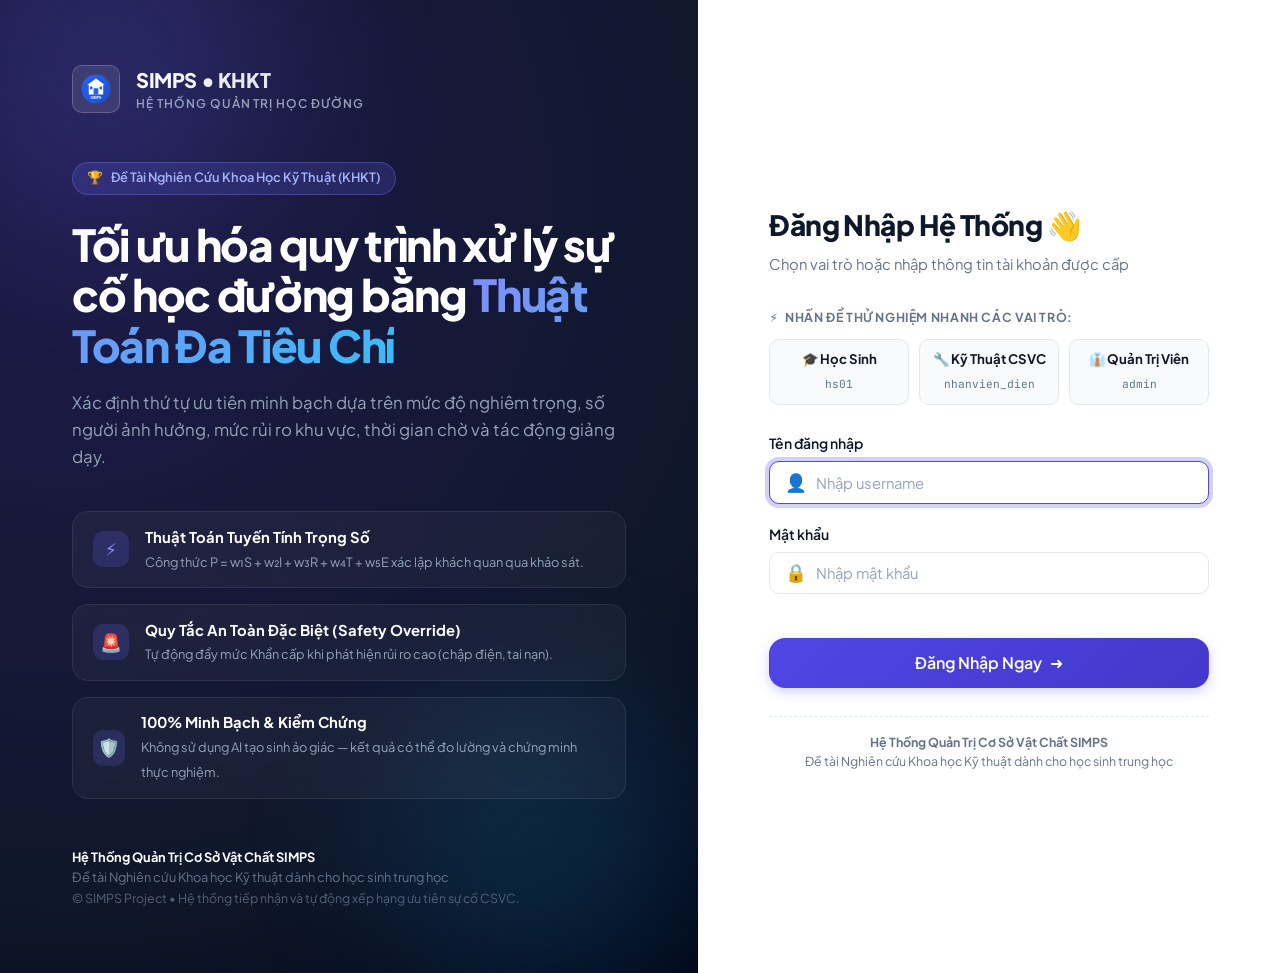
<file: frontend/index.html>
<!DOCTYPE html>
<html lang="vi">
<head>
  <meta charset="UTF-8">
  <meta name="viewport" content="width=device-width, initial-scale=1.0">
  <title>SIMPS - Hệ Thống Tiếp Nhận & Tự Động Xếp Hạng Ưu Tiên Xử Lý Sự Cố CSVC</title>
  <link rel="stylesheet" href="css/style.css">
  <link rel="stylesheet" href="css/components.css">
  <link rel="stylesheet" href="css/login.css">
</head>
<body class="login-body">

  <div class="login-wrapper">
    <!-- CỘT BÊN TRÁI: THƯƠNG HIỆU & GIÁ TRỊ KHOA HỌC -->
    <div class="login-hero-col">
      <div class="hero-brand">
        <div class="hero-logo-box">
          <img src="assets/img/logo.svg" alt="SIMPS Logo">
        </div>
        <div>
          <div class="hero-brand-name">SIMPS • KHKT</div>
          <div class="hero-tagline">Hệ Thống Quản Trị Học Đường</div>
        </div>
      </div>

      <div class="hero-content">
        <div class="hero-badge-pill">
          <span>🏆</span> Đề Tài Nghiên Cứu Khoa Học Kỹ Thuật (KHKT)
        </div>
        <h1 class="hero-title">
          Tối ưu hóa quy trình xử lý sự cố học đường bằng <span>Thuật Toán Đa Tiêu Chí</span>
        </h1>
        <p class="hero-desc">
          Xác định thứ tự ưu tiên minh bạch dựa trên mức độ nghiêm trọng, số người ảnh hưởng, mức rủi ro khu vực, thời gian chờ và tác động giảng dạy.
        </p>

        <div class="hero-features">
          <div class="hero-feature-item">
            <div class="hero-feature-icon">⚡</div>
            <div class="hero-feature-text">
              <strong>Thuật Toán Tuyến Tính Trọng Số</strong>
              <span>Công thức P = w₁S + w₂I + w₃R + w₄T + w₅E xác lập khách quan qua khảo sát.</span>
            </div>
          </div>

          <div class="hero-feature-item">
            <div class="hero-feature-icon">🚨</div>
            <div class="hero-feature-text">
              <strong>Quy Tắc An Toàn Đặc Biệt (Safety Override)</strong>
              <span>Tự động đẩy mức Khẩn cấp khi phát hiện rủi ro cao (chập điện, tai nạn).</span>
            </div>
          </div>

          <div class="hero-feature-item">
            <div class="hero-feature-icon">🛡️</div>
            <div class="hero-feature-text">
              <strong>100% Minh Bạch & Kiểm Chứng</strong>
              <span>Không sử dụng AI tạo sinh ảo giác — kết quả có thể đo lường và chứng minh thực nghiệm.</span>
            </div>
          </div>
        </div>
      </div>

      <div class="hero-footer" style="line-height: 1.6;">
        <div style="font-weight: 700; color: #ffffff;">Hệ Thống Quản Trị Cơ Sở Vật Chất SIMPS</div>
        <div>Đề tài Nghiên cứu Khoa học Kỹ thuật dành cho học sinh trung học</div>
        <div style="opacity: 0.8; font-size: 0.775rem; margin-top: 2px;">
          © SIMPS Project • Hệ thống tiếp nhận và tự động xếp hạng ưu tiên sự cố CSVC.
        </div>
      </div>
    </div>

    <!-- CỘT BÊN PHẢI: FORM ĐĂNG NHẬP -->
    <div class="login-form-col">
      <div class="login-form-container">
        
        <div class="login-card-header">
          <h2 class="login-welcome">Đăng Nhập Hệ Thống 👋</h2>
          <p class="login-sub">Chọn vai trò hoặc nhập thông tin tài khoản được cấp</p>
        </div>

        <!-- Phím chọn nhanh tài khoản kiểm thử -->
        <div>
          <div class="quick-fill-label">
            <span>⚡</span> Nhấn để thử nghiệm nhanh các vai trò:
          </div>
          <div class="quick-fill-chips">
            <div class="quick-chip" onclick="quickFill('hs01', '123456')">
              <span class="quick-chip-role">🎓 Học Sinh</span>
              <span class="quick-chip-user">hs01</span>
            </div>
            <div class="quick-chip" onclick="quickFill('nhanvien_dien', '123456')">
              <span class="quick-chip-role">🔧 Kỹ Thuật CSVC</span>
              <span class="quick-chip-user">nhanvien_dien</span>
            </div>
            <div class="quick-chip" onclick="quickFill('admin', 'admin123')">
              <span class="quick-chip-role">👔 Quản Trị Viên</span>
              <span class="quick-chip-user">admin</span>
            </div>
          </div>
        </div>

        <form id="login-form" class="login-form">
          <div class="form-group">
            <label for="username" class="form-label">Tên đăng nhập</label>
            <div class="input-icon-wrap">
              <span class="input-icon">👤</span>
              <input type="text" id="username" class="form-control input-with-icon" placeholder="Nhập username" required autofocus>
            </div>
          </div>

          <div class="form-group">
            <label for="password" class="form-label">Mật khẩu</label>
            <div class="input-icon-wrap">
              <span class="input-icon">🔒</span>
              <input type="password" id="password" class="form-control input-with-icon" placeholder="Nhập mật khẩu" required>
            </div>
          </div>

          <button type="submit" id="login-submit-btn" class="btn btn-primary btn-block btn-lg" style="margin-top: 1.5rem;">
            <span>Đăng Nhập Ngay</span> ➜
          </button>
        </form>

        <div style="margin-top: 1.75rem; text-align: center; font-size: 0.775rem; color: #64748b; border-top: 1px dashed var(--surface-border); padding-top: 1rem; line-height: 1.5;">
          <div><strong>Hệ Thống Quản Trị Cơ Sở Vật Chất SIMPS</strong></div>
          <div>Đề tài Nghiên cứu Khoa học Kỹ thuật dành cho học sinh trung học</div>
        </div>

      </div>
    </div>
  </div>

  <script src="js/api.js"></script>
  <script src="js/auth.js"></script>
  <script src="js/components/toast.js"></script>

  <script>
    function quickFill(user, pass) {
      document.getElementById('username').value = user;
      document.getElementById('password').value = pass;
      Toast.info(`Đã điền tài khoản: ${user}`);
    }

    document.getElementById('login-form').addEventListener('submit', async (e) => {
      e.preventDefault();
      const username = document.getElementById('username').value.trim();
      const password = document.getElementById('password').value;
      const btn = document.getElementById('login-submit-btn');

      if (!username || !password) {
        Toast.warning('Vui lòng điền đầy đủ thông tin đăng nhập');
        return;
      }

      btn.disabled = true;
      btn.innerHTML = '<span>Đang xác thực thông tin...</span>';

      try {
        await AuthService.login(username, password);
        Toast.success('Đăng nhập thành công! Đang chuyển hướng...');
      } catch (err) {
        Toast.error(err.message || 'Tên đăng nhập hoặc mật khẩu không chính xác');
        btn.disabled = false;
        btn.innerHTML = '<span>Đăng Nhập Ngay</span> ➜';
      }
    });

    // Tự động chuyển hướng nếu phiên còn hiệu lực
    const currentUser = AuthService.getUser();
    if (currentUser && ApiService.getToken()) {
      AuthService.redirectByRole(currentUser.role);
    }
  </script>
</body>
</html>
</file>
<file: frontend/css/style.css>
/* ==========================================================================
   SIMPS DESIGN SYSTEM 2.0 (Modern SaaS & EduTech Theme)
   School Incident Management and Prioritization System
   ========================================================================== */

@import url('https://fonts.googleapis.com/css2?family=Plus+Jakarta+Sans:wght@300;400;500;600;700;800&family=JetBrains+Mono:wght@400;500;600&display=swap');

:root {
  /* Brand Color Palette */
  --primary-50: #eef2ff;
  --primary-100: #e0e7ff;
  --primary-200: #c7d2fe;
  --primary-300: #a5b4fc;
  --primary-400: #818cf8;
  --primary-500: #6366f1;
  --primary-600: #4f46e5;
  --primary-700: #4338ca;
  --primary-800: #3730a3;
  --primary-900: #312e81;

  --primary: #4f46e5;
  --primary-hover: #4338ca;
  --primary-light: #eef2ff;
  --primary-glow: rgba(79, 70, 229, 0.25);

  /* Status Accents */
  --success: #10b981;
  --success-bg: #ecfdf5;
  --success-border: #a7f3d0;
  --success-text: #065f46;

  --warning: #f59e0b;
  --warning-bg: #fffbeb;
  --warning-border: #fde68a;
  --warning-text: #92400e;

  --danger: #ef4444;
  --danger-bg: #fef2f2;
  --danger-border: #fecaca;
  --danger-text: #991b1b;

  --emergency: #dc2626;
  --emergency-bg: #450a0a;
  --emergency-glow: rgba(220, 38, 38, 0.4);

  --info: #06b6d4;
  --info-bg: #ecfeff;
  --info-border: #a5f3fc;
  --info-text: #155e75;

  /* Surfaces & Neutrals */
  --bg: #f8fafc;
  --surface: #ffffff;
  --surface-raised: #ffffff;
  --surface-muted: #f1f5f9;
  --surface-border: #e2e8f0;

  /* Dark theme surfaces (sidebar) */
  --sidebar-bg: #0f172a;
  --sidebar-surface: #1e293b;
  --sidebar-border: #334155;
  --sidebar-text: #cbd5e1;
  --sidebar-text-active: #ffffff;

  /* Typography */
  --font-sans: 'Plus Jakarta Sans', system-ui, -apple-system, BlinkMacSystemFont, 'Segoe UI', Roboto, sans-serif;
  --font-mono: 'JetBrains Mono', monospace;

  --text-main: #0f172a;
  --text-muted: #64748b;
  --text-dim: #94a3b8;

  /* Shadows */
  --shadow-xs: 0 1px 2px 0 rgba(0, 0, 0, 0.05);
  --shadow-sm: 0 1px 3px 0 rgba(0, 0, 0, 0.1), 0 1px 2px -1px rgba(0, 0, 0, 0.1);
  --shadow-md: 0 4px 6px -1px rgba(0, 0, 0, 0.08), 0 2px 4px -2px rgba(0, 0, 0, 0.06);
  --shadow-lg: 0 10px 15px -3px rgba(0, 0, 0, 0.08), 0 4px 6px -4px rgba(0, 0, 0, 0.04);
  --shadow-xl: 0 20px 25px -5px rgba(0, 0, 0, 0.1), 0 8px 10px -6px rgba(0, 0, 0, 0.05);
  --shadow-glow: 0 0 25px -5px var(--primary-glow);

  /* Radius */
  --radius-sm: 6px;
  --radius-md: 10px;
  --radius-lg: 16px;
  --radius-xl: 22px;
  --radius-full: 9999px;

  /* Sizes */
  --sidebar-w: 260px;
  --header-h: 70px;

  /* Transitions */
  --anim-fast: 0.15s cubic-bezier(0.4, 0, 0.2, 1);
  --anim-normal: 0.25s cubic-bezier(0.4, 0, 0.2, 1);
  --anim-smooth: 0.35s cubic-bezier(0.16, 1, 0.3, 1);
}

/* Base Reset */
*, *::before, *::after {
  box-sizing: border-box;
  margin: 0;
  padding: 0;
}

body {
  font-family: var(--font-sans);
  background-color: var(--bg);
  color: var(--text-main);
  line-height: 1.55;
  -webkit-font-smoothing: antialiased;
  -moz-osx-font-smoothing: grayscale;
  min-height: 100vh;
}

a {
  color: inherit;
  text-decoration: none;
}

button, input, select, textarea {
  font-family: inherit;
  font-size: inherit;
}

/* Glassmorphism Classes */
.glass-panel {
  background: rgba(255, 255, 255, 0.85);
  backdrop-filter: blur(12px);
  -webkit-backdrop-filter: blur(12px);
  border: 1px solid rgba(226, 232, 240, 0.8);
}

.glass-header {
  background: rgba(255, 255, 255, 0.9);
  backdrop-filter: blur(16px);
  -webkit-backdrop-filter: blur(16px);
  border-bottom: 1px solid rgba(226, 232, 240, 0.8);
}

/* Animations */
@keyframes pulseGlow {
  0% { box-shadow: 0 0 0 0 rgba(239, 68, 68, 0.5); }
  70% { box-shadow: 0 0 0 12px rgba(239, 68, 68, 0); }
  100% { box-shadow: 0 0 0 0 rgba(239, 68, 68, 0); }
}

@keyframes floatSlow {
  0%, 100% { transform: translateY(0); }
  50% { transform: translateY(-6px); }
}

@keyframes fadeIn {
  from { opacity: 0; transform: translateY(8px); }
  to { opacity: 1; transform: translateY(0); }
}
</file>
<file: frontend/css/components.css>
/* ==========================================================================
   SIMPS COMPONENTS 2.0
   Re-usable UI Building Blocks
   ========================================================================== */

/* === BUTTONS === */
.btn {
  display: inline-flex;
  align-items: center;
  justify-content: center;
  gap: 0.5rem;
  padding: 0.625rem 1.25rem;
  font-weight: 600;
  font-size: 0.875rem;
  border-radius: var(--radius-md);
  border: 1px solid transparent;
  cursor: pointer;
  transition: all var(--anim-normal);
  user-select: none;
  line-height: 1.25rem;
}

.btn:active {
  transform: scale(0.98);
}

.btn:disabled {
  opacity: 0.6;
  cursor: not-allowed;
  pointer-events: none;
}

.btn-primary {
  background: linear-gradient(135deg, var(--primary) 0%, var(--primary-700) 100%);
  color: #ffffff;
  box-shadow: 0 4px 12px var(--primary-glow);
}

.btn-primary:hover {
  background: linear-gradient(135deg, var(--primary-hover) 0%, var(--primary-800) 100%);
  box-shadow: 0 6px 18px var(--primary-glow);
  transform: translateY(-1px);
}

.btn-secondary {
  background: var(--surface-muted);
  color: var(--text-main);
  border-color: var(--surface-border);
}

.btn-secondary:hover {
  background: #e2e8f0;
  color: #0f172a;
}

.btn-success {
  background: linear-gradient(135deg, #10b981 0%, #059669 100%);
  color: #ffffff;
  box-shadow: 0 4px 12px rgba(16, 185, 129, 0.25);
}

.btn-success:hover {
  transform: translateY(-1px);
  box-shadow: 0 6px 16px rgba(16, 185, 129, 0.35);
}

.btn-outline {
  background: transparent;
  border-color: var(--surface-border);
  color: var(--text-muted);
}

.btn-outline:hover {
  border-color: var(--primary);
  color: var(--primary);
  background: var(--primary-light);
}

.btn-danger {
  background: linear-gradient(135deg, #ef4444 0%, #dc2626 100%);
  color: #ffffff;
}

.btn-lg {
  padding: 0.875rem 1.75rem;
  font-size: 1rem;
  border-radius: var(--radius-lg);
}

.btn-sm {
  padding: 0.4rem 0.85rem;
  font-size: 0.8rem;
  border-radius: var(--radius-sm);
}

.btn-xs {
  padding: 0.25rem 0.6rem;
  font-size: 0.75rem;
  border-radius: var(--radius-sm);
}

.btn-block {
  width: 100%;
}

/* === BADGES & PILLS === */
.badge {
  display: inline-flex;
  align-items: center;
  gap: 0.35rem;
  padding: 0.3rem 0.75rem;
  font-size: 0.75rem;
  font-weight: 700;
  border-radius: var(--radius-full);
  letter-spacing: 0.02em;
  white-space: nowrap;
}

/* Dot indicator inside badges */
.badge::before {
  content: '';
  display: inline-block;
  width: 6px;
  height: 6px;
  border-radius: 50%;
  background: currentColor;
}

/* Status Badges */
.status-reported {
  background: #f1f5f9;
  color: #475569;
  border: 1px solid #cbd5e1;
}

.status-received {
  background: #e0f2fe;
  color: #0369a1;
  border: 1px solid #bae6fd;
}

.status-assigned {
  background: #ede9fe;
  color: #6d28d9;
  border: 1px solid #ddd6fe;
}

.status-in-progress {
  background: #fef3c7;
  color: #b45309;
  border: 1px solid #fde68a;
}

.status-resolved {
  background: #dcfce7;
  color: #15803d;
  border: 1px solid #bbf7d0;
}

.status-confirmed {
  background: #d1fae5;
  color: #047857;
  border: 1px solid #6ee7b7;
}

.status-closed {
  background: #e2e8f0;
  color: #334155;
  border: 1px solid #cbd5e1;
}

/* Priority Badges */
.priority-emergency {
  background: linear-gradient(135deg, #dc2626, #991b1b);
  color: #ffffff !important;
  box-shadow: 0 2px 8px rgba(220, 38, 38, 0.4);
  animation: pulseGlow 1.8s infinite;
}

.priority-emergency::before {
  background: #ffffff;
}

.priority-urgent {
  background: #fff7ed;
  color: #c2410c;
  border: 1px solid #ffedd5;
  box-shadow: 0 1px 4px rgba(234, 88, 12, 0.15);
}

.priority-high {
  background: #fefce8;
  color: #a16207;
  border: 1px solid #fef9c3;
}

.priority-normal {
  background: #f0fdf4;
  color: #15803d;
  border: 1px solid #dcfce7;
}

.badge-primary { background: var(--primary-100); color: var(--primary-700); }
.badge-secondary { background: var(--surface-muted); color: var(--text-muted); }
.badge-success { background: var(--success-bg); color: var(--success-text); }
.badge-danger { background: var(--danger-bg); color: var(--danger-text); }
.badge-warning { background: var(--warning-bg); color: var(--warning-text); }

/* === CARDS === */
.card {
  background: var(--surface);
  border: 1px solid var(--surface-border);
  border-radius: var(--radius-lg);
  box-shadow: var(--shadow-sm);
  transition: box-shadow var(--anim-normal), transform var(--anim-normal);
}

.card:hover {
  box-shadow: var(--shadow-md);
}

.card-header {
  padding: 1.25rem 1.5rem;
  border-bottom: 1px solid var(--surface-border);
  display: flex;
  align-items: center;
  justify-content: space-between;
  gap: 1rem;
}

.card-title {
  font-size: 1.1rem;
  font-weight: 700;
  color: var(--text-main);
  letter-spacing: -0.01em;
}

.card-body {
  padding: 1.5rem;
}

/* === STAT KPI CARDS === */
.stats-overview-grid {
  display: grid;
  grid-template-columns: repeat(auto-fit, minmax(220px, 1fr));
  gap: 1.25rem;
  margin-bottom: 2rem;
}

.stat-card {
  background: var(--surface);
  border: 1px solid var(--surface-border);
  border-radius: var(--radius-lg);
  padding: 1.25rem 1.5rem;
  box-shadow: var(--shadow-sm);
  display: flex;
  flex-direction: column;
  position: relative;
  overflow: hidden;
  transition: transform var(--anim-normal), box-shadow var(--anim-normal);
}

.stat-card:hover {
  transform: translateY(-2px);
  box-shadow: var(--shadow-md);
}

.stat-card::after {
  content: '';
  position: absolute;
  top: 0;
  left: 0;
  right: 0;
  height: 4px;
  background: linear-gradient(90deg, var(--primary), var(--primary-300));
}

.stat-card-danger::after {
  background: linear-gradient(90deg, #ef4444, #f87171);
}

.stat-card-warning::after {
  background: linear-gradient(90deg, #f59e0b, #fbbf24);
}

.stat-card-success::after {
  background: linear-gradient(90deg, #10b981, #34d399);
}

.stat-label {
  font-size: 0.825rem;
  font-weight: 600;
  color: var(--text-muted);
  text-transform: uppercase;
  letter-spacing: 0.05em;
  margin-bottom: 0.5rem;
}

.stat-value {
  font-size: 2.25rem;
  font-weight: 800;
  color: var(--text-main);
  line-height: 1;
  letter-spacing: -0.03em;
}

/* === FORMS & INPUTS === */
.form-group {
  margin-bottom: 1.25rem;
}

.form-label {
  display: block;
  font-size: 0.875rem;
  font-weight: 600;
  color: var(--text-main);
  margin-bottom: 0.4rem;
}

.form-control {
  width: 100%;
  padding: 0.7rem 1rem;
  font-size: 0.925rem;
  color: var(--text-main);
  background-color: var(--surface);
  border: 1.5px solid var(--surface-border);
  border-radius: var(--radius-md);
  outline: none;
  transition: all var(--anim-fast);
}

.form-control:focus {
  border-color: var(--primary);
  box-shadow: 0 0 0 4px var(--primary-glow);
}

.form-control::placeholder {
  color: var(--text-dim);
}

.form-row {
  display: flex;
  flex-wrap: wrap;
  gap: 1rem;
}

.form-row > * {
  flex: 1 1 calc(50% - 0.5rem);
  min-width: 240px;
}

/* Range input styling */
input[type="range"] {
  -webkit-appearance: none;
  appearance: none;
  width: 100%;
  height: 8px;
  background: var(--surface-border);
  border-radius: var(--radius-full);
  outline: none;
  margin: 10px 0;
}

input[type="range"]::-webkit-slider-thumb {
  -webkit-appearance: none;
  appearance: none;
  width: 22px;
  height: 22px;
  border-radius: 50%;
  background: var(--primary);
  cursor: pointer;
  box-shadow: 0 2px 6px var(--primary-glow);
  border: 2px solid #ffffff;
  transition: transform var(--anim-fast);
}

input[type="range"]::-webkit-slider-thumb:hover {
  transform: scale(1.15);
}

/* === TABLES & MOBILE RESPONSIVE CARDS === */
.table-responsive {
  width: 100%;
  max-width: 100%;
  overflow-x: auto;
  -webkit-overflow-scrolling: touch;
}

.table {
  width: 100%;
  border-collapse: separate;
  border-spacing: 0;
  font-size: 0.875rem;
}

.table th {
  background: var(--surface-muted);
  color: var(--text-muted);
  font-weight: 700;
  font-size: 0.775rem;
  text-transform: uppercase;
  letter-spacing: 0.05em;
  padding: 0.875rem 1rem;
  text-align: left;
  border-bottom: 1px solid var(--surface-border);
  white-space: nowrap;
}

.table td {
  padding: 0.875rem 1rem;
  color: var(--text-main);
  border-bottom: 1px solid var(--surface-border);
  vertical-align: middle;
  background: var(--surface);
  transition: background-color var(--anim-fast);
}

.table tr:last-child td {
  border-bottom: none;
}

.table tbody tr:hover td {
  background-color: #f8fafc;
}

/* Biến đổi bảng thành thẻ (Card-based view) trên điện thoại để không bị cuộn ngang */
@media (max-width: 768px) {
  .table-responsive {
    overflow-x: visible;
  }

  .table-responsive table.table-mobile-card {
    display: block;
    width: 100%;
    border: none;
  }

  .table-responsive table.table-mobile-card thead {
    display: none; /* Ẩn thead trên mobile */
  }

  .table-responsive table.table-mobile-card tbody {
    display: flex;
    flex-direction: column;
    gap: 0.85rem;
    width: 100%;
  }

  .table-responsive table.table-mobile-card tr {
    display: block;
    width: 100%;
    background: #ffffff;
    border: 1px solid var(--surface-border);
    border-radius: var(--radius-md);
    padding: 0.85rem 1rem;
    box-shadow: 0 1px 4px rgba(0,0,0,0.04);
  }

  .table-responsive table.table-mobile-card td {
    display: flex;
    justify-content: space-between;
    align-items: center;
    padding: 0.45rem 0;
    border-bottom: 1px dashed #f1f5f9;
    font-size: 0.85rem;
    text-align: right;
  }

  .table-responsive table.table-mobile-card td:last-child {
    border-bottom: none;
    padding-top: 0.65rem;
    justify-content: flex-end;
  }

  .table-responsive table.table-mobile-card td::before {
    content: attr(data-label);
    font-weight: 700;
    color: #64748b;
    font-size: 0.775rem;
    text-transform: uppercase;
    letter-spacing: 0.02em;
    margin-right: 0.75rem;
    text-align: left;
    flex-shrink: 0;
  }

  /* Form row stack on small screens */
  .form-row > * {
    flex: 1 1 100%;
    min-width: 100%;
  }

  /* Modal responsive on mobile */
  .modal-dialog {
    max-width: 95vw !important;
    margin: 0.5rem !important;
  }
}


/* === TIMELINE COMPONENT === */
.timeline-stepper {
  display: flex;
  justify-content: space-between;
  position: relative;
  margin: 1.5rem 0 2rem;
  padding: 0 1rem;
}

.timeline-stepper::before {
  content: '';
  position: absolute;
  top: 15px;
  left: 2rem;
  right: 2rem;
  height: 3px;
  background: var(--surface-border);
  z-index: 1;
}

.step-node {
  display: flex;
  flex-direction: column;
  align-items: center;
  position: relative;
  z-index: 2;
  gap: 0.5rem;
}

.step-circle {
  width: 32px;
  height: 32px;
  border-radius: 50%;
  background: var(--surface);
  border: 2px solid var(--surface-border);
  display: flex;
  align-items: center;
  justify-content: center;
  font-size: 0.85rem;
  font-weight: 700;
  color: var(--text-muted);
  transition: all var(--anim-normal);
}

.step-node.completed .step-circle {
  background: var(--success);
  border-color: var(--success);
  color: #ffffff;
}

.step-node.active .step-circle {
  background: var(--primary);
  border-color: var(--primary);
  color: #ffffff;
  box-shadow: 0 0 0 4px var(--primary-glow);
}

.step-label {
  font-size: 0.75rem;
  font-weight: 600;
  color: var(--text-muted);
  text-align: center;
}

.step-node.active .step-label {
  color: var(--primary);
  font-weight: 700;
}

/* === NOTIFICATION BELL & DROPDOWN COMPONENT === */
.notif-bell-btn {
  position: relative;
  width: 42px;
  height: 42px;
  border-radius: 50%;
  background: var(--surface-muted);
  border: 1px solid var(--surface-border);
  display: flex;
  align-items: center;
  justify-content: center;
  cursor: pointer;
  transition: all var(--anim-fast);
  color: var(--text-main);
}

.notif-bell-btn:hover {
  background: #e2e8f0;
  transform: scale(1.05);
}

.notif-badge {
  position: absolute;
  top: -4px;
  right: -4px;
  background: #ef4444;
  color: #ffffff;
  font-size: 0.7rem;
  font-weight: 800;
  min-width: 18px;
  height: 18px;
  border-radius: var(--radius-full);
  display: flex;
  align-items: center;
  justify-content: center;
  padding: 0 4px;
  border: 2px solid #ffffff;
  box-shadow: 0 2px 6px rgba(239, 68, 68, 0.4);
  animation: pulseGlow 2s infinite;
}

.notif-dropdown {
  position: absolute;
  top: calc(100% + 12px);
  right: 0;
  width: 380px;
  max-width: 90vw;
  background: #ffffff;
  border: 1px solid var(--surface-border);
  border-radius: var(--radius-lg);
  box-shadow: 0 20px 30px -10px rgba(0, 0, 0, 0.15), 0 10px 15px -5px rgba(0, 0, 0, 0.08);
  z-index: 1000;
  overflow: hidden;
  animation: fadeIn 0.2s cubic-bezier(0.16, 1, 0.3, 1);
}

@media (max-width: 480px) {
  .notif-dropdown {
    right: -70px;
    width: 320px;
  }
}


.notif-dropdown-header {
  padding: 1rem 1.25rem;
  background: #ffffff;
  border-bottom: 1px solid var(--surface-border);
  display: flex;
  align-items: center;
  justify-content: space-between;
}

.notif-list {
  max-height: 420px;
  overflow-y: auto;
}

.notif-item {
  padding: 1rem 1.25rem;
  display: flex;
  gap: 0.85rem;
  align-items: flex-start;
  border-bottom: 1px solid var(--surface-border);
  cursor: pointer;
  transition: background-color var(--anim-fast);
  position: relative;
}

.notif-item:last-child {
  border-bottom: none;
}

.notif-item:hover {
  background-color: #f8fafc;
}

.notif-item.unread {
  background-color: #f0fdf4;
}

.notif-icon-box {
  width: 36px;
  height: 36px;
  border-radius: var(--radius-md);
  display: flex;
  align-items: center;
  justify-content: center;
  font-size: 1.15rem;
  flex-shrink: 0;
  background: #e2e8f0;
}

.notif-icon-box.emergency {
  background: #fee2e2;
  box-shadow: 0 2px 8px rgba(220, 38, 38, 0.25);
}

.notif-icon-box.urgent {
  background: #ffedd5;
}

.notif-icon-box.high {
  background: #fef9c3;
}

.notif-title {
  font-size: 0.875rem;
  font-weight: 700;
  color: var(--text-main);
  line-height: 1.3;
  margin-bottom: 0.2rem;
}

.notif-msg {
  font-size: 0.8rem;
  color: var(--text-muted);
  line-height: 1.4;
  margin-bottom: 0.35rem;
}

.notif-time {
  font-size: 0.725rem;
  color: var(--text-dim);
  font-weight: 500;
}

.notif-dot {
  width: 8px;
  height: 8px;
  border-radius: 50%;
  background: var(--primary);
  flex-shrink: 0;
  margin-top: 6px;
}
</file>
<file: frontend/css/login.css>
/* ==========================================================================
   SIMPS LOGIN 2.0 (Split-Screen Modern SaaS Style)
   ========================================================================== */

.login-body {
  min-height: 100vh;
  margin: 0;
  display: flex;
  background-color: #0b0f19;
  font-family: var(--font-sans);
  color: var(--text-main);
  overflow-x: hidden;
}

.login-wrapper {
  display: flex;
  width: 100%;
  min-height: 100vh;
}

/* LEFT HERO COLUMN */
.login-hero-col {
  flex: 1.1;
  background: radial-gradient(circle at 10% 20%, #1e1b4b 0%, #0f172a 70%, #020617 100%);
  padding: 4rem 4.5rem;
  display: flex;
  flex-direction: column;
  justify-content: space-between;
  position: relative;
  overflow: hidden;
  color: #ffffff;
}

.login-hero-col::before {
  content: '';
  position: absolute;
  top: -20%;
  left: -20%;
  width: 500px;
  height: 500px;
  background: radial-gradient(circle, rgba(99, 102, 241, 0.25) 0%, transparent 70%);
  filter: blur(60px);
  pointer-events: none;
}

.login-hero-col::after {
  content: '';
  position: absolute;
  bottom: -10%;
  right: -10%;
  width: 450px;
  height: 450px;
  background: radial-gradient(circle, rgba(14, 165, 233, 0.2) 0%, transparent 70%);
  filter: blur(60px);
  pointer-events: none;
}

.hero-brand {
  display: flex;
  align-items: center;
  gap: 1rem;
  z-index: 2;
}

.hero-logo-box {
  width: 48px;
  height: 48px;
  background: rgba(255, 255, 255, 0.1);
  backdrop-filter: blur(10px);
  border: 1px solid rgba(255, 255, 255, 0.2);
  border-radius: var(--radius-md);
  display: flex;
  align-items: center;
  justify-content: center;
}

.hero-logo-box img {
  width: 32px;
  height: 32px;
}

.hero-brand-name {
  font-size: 1.25rem;
  font-weight: 800;
  letter-spacing: -0.02em;
  background: linear-gradient(135deg, #ffffff 0%, #cbd5e1 100%);
  -webkit-background-clip: text;
  -webkit-text-fill-color: transparent;
}

.hero-tagline {
  font-size: 0.75rem;
  color: #94a3b8;
  text-transform: uppercase;
  letter-spacing: 0.08em;
  font-weight: 600;
}

.hero-content {
  margin: 3rem 0;
  z-index: 2;
  max-width: 580px;
}

.hero-badge-pill {
  display: inline-flex;
  align-items: center;
  gap: 0.5rem;
  padding: 0.35rem 0.9rem;
  background: rgba(99, 102, 241, 0.2);
  border: 1px solid rgba(129, 140, 248, 0.3);
  border-radius: var(--radius-full);
  color: #a5b4fc;
  font-size: 0.8rem;
  font-weight: 600;
  margin-bottom: 1.5rem;
}

.hero-title {
  font-size: 2.75rem;
  font-weight: 800;
  line-height: 1.15;
  letter-spacing: -0.03em;
  margin-bottom: 1.25rem;
}

.hero-title span {
  background: linear-gradient(135deg, #818cf8 0%, #38bdf8 100%);
  -webkit-background-clip: text;
  -webkit-text-fill-color: transparent;
}

.hero-desc {
  font-size: 1.05rem;
  color: #94a3b8;
  line-height: 1.6;
  margin-bottom: 2.5rem;
}

.hero-features {
  display: flex;
  flex-direction: column;
  gap: 1rem;
}

.hero-feature-item {
  display: flex;
  align-items: center;
  gap: 1rem;
  background: rgba(255, 255, 255, 0.04);
  border: 1px solid rgba(255, 255, 255, 0.08);
  padding: 0.85rem 1.25rem;
  border-radius: var(--radius-lg);
  backdrop-filter: blur(10px);
}

.hero-feature-icon {
  width: 36px;
  height: 36px;
  border-radius: var(--radius-md);
  background: rgba(99, 102, 241, 0.2);
  color: #818cf8;
  display: flex;
  align-items: center;
  justify-content: center;
  font-size: 1.1rem;
}

.hero-feature-text strong {
  display: block;
  font-size: 0.925rem;
  color: #ffffff;
}

.hero-feature-text span {
  font-size: 0.8rem;
  color: #94a3b8;
}

.hero-footer {
  font-size: 0.8rem;
  color: #64748b;
  z-index: 2;
}

/* RIGHT FORM COLUMN */
.login-form-col {
  flex: 0.9;
  background: #ffffff;
  display: flex;
  align-items: center;
  justify-content: center;
  padding: 3rem 4rem;
  position: relative;
}

.login-form-container {
  width: 100%;
  max-width: 440px;
}

.login-card-header {
  margin-bottom: 2rem;
}

.login-welcome {
  font-size: 1.75rem;
  font-weight: 800;
  color: #0f172a;
  letter-spacing: -0.02em;
  margin-bottom: 0.4rem;
}

.login-sub {
  color: #64748b;
  font-size: 0.925rem;
}

/* Quick Fill Pills */
.quick-fill-label {
  font-size: 0.775rem;
  font-weight: 700;
  text-transform: uppercase;
  letter-spacing: 0.05em;
  color: var(--text-muted);
  margin-bottom: 0.75rem;
  display: flex;
  align-items: center;
  gap: 0.4rem;
}

.quick-fill-chips {
  display: grid;
  grid-template-columns: repeat(3, 1fr);
  gap: 0.6rem;
  margin-bottom: 1.75rem;
}

.quick-chip {
  padding: 0.6rem 0.5rem;
  background: #f8fafc;
  border: 1.5px solid var(--surface-border);
  border-radius: var(--radius-md);
  text-align: center;
  cursor: pointer;
  transition: all var(--anim-fast);
  user-select: none;
}

.quick-chip:hover {
  background: var(--primary-light);
  border-color: var(--primary);
  transform: translateY(-2px);
  box-shadow: 0 4px 10px var(--primary-glow);
}

.quick-chip-role {
  font-size: 0.825rem;
  font-weight: 700;
  color: var(--text-main);
  display: block;
}

.quick-chip-user {
  font-size: 0.7rem;
  color: var(--text-muted);
  font-family: var(--font-mono);
}

.input-icon-wrap {
  position: relative;
}

.input-icon {
  position: absolute;
  left: 1rem;
  top: 50%;
  transform: translateY(-50%);
  color: #94a3b8;
  font-size: 1.1rem;
  pointer-events: none;
}

.input-with-icon {
  padding-left: 2.85rem !important;
}

/* Responsive */
@media (max-width: 1024px) {
  .login-wrapper {
    flex-direction: column;
  }
  .login-hero-col {
    padding: 2.5rem 1.5rem;
  }
  .login-form-col {
    padding: 2.5rem 1.5rem;
  }
  .hero-title {
    font-size: 1.85rem;
  }
}

@media (max-width: 640px) {
  .login-hero-col {
    padding: 2rem 1.25rem 1.5rem;
  }
  .hero-content {
    margin: 1.5rem 0;
  }
  .hero-title {
    font-size: 1.4rem;
  }
  .hero-desc {
    display: none;
  }
  .hero-features {
    display: none; /* Thu gọn các tính năng chi tiết trên mobile để người dùng cuộn nhanh tới khung đăng nhập */
  }
  .login-form-col {
    padding: 2rem 1.25rem 3rem;
  }
  .login-welcome {
    font-size: 1.45rem;
  }
  .quick-fill-chips {
    gap: 0.4rem;
  }
  .quick-chip {
    padding: 0.5rem 0.25rem;
  }
  .quick-chip-role {
    font-size: 0.75rem;
  }
}
</file>
<file: frontend/css/staff.css>
/* ==========================================================================
   SIMPS STAFF COMMAND CENTER 2.0
   Giao diện Nhân viên Kỹ thuật & Cơ sở vật chất
   ========================================================================== */

.staff-layout {
  display: flex;
  min-height: 100vh;
  background-color: #f8fafc;
  width: 100%;
  position: relative;
}

/* SIDEBAR */
.staff-sidebar {
  width: var(--sidebar-w);
  background: #0f172a;
  color: #cbd5e1;
  display: flex;
  flex-direction: column;
  position: fixed;
  top: 0;
  bottom: 0;
  left: 0;
  z-index: 40;
  border-right: 1px solid #1e293b;
  box-shadow: 4px 0 20px rgba(0, 0, 0, 0.15);
}

.staff-sidebar .brand {
  padding: 1.5rem 1.5rem 1.25rem;
  display: flex;
  align-items: center;
  gap: 0.85rem;
  border-bottom: 1px solid rgba(255, 255, 255, 0.08);
}

.staff-sidebar .brand img {
  width: 38px;
  height: 38px;
  border-radius: var(--radius-md);
  box-shadow: 0 2px 8px var(--primary-glow);
}

.staff-sidebar .brand-title {
  font-weight: 800;
  font-size: 1.1rem;
  color: #ffffff;
  letter-spacing: -0.02em;
}

.staff-sidebar .brand-sub {
  font-size: 0.725rem;
  color: #38bdf8;
  font-weight: 700;
  text-transform: uppercase;
  letter-spacing: 0.05em;
}

.staff-nav {
  padding: 1.5rem 1rem;
  display: flex;
  flex-direction: column;
  gap: 0.4rem;
  flex: 1;
}

.nav-category {
  font-size: 0.725rem;
  font-weight: 700;
  text-transform: uppercase;
  letter-spacing: 0.08em;
  color: #64748b;
  padding: 0.75rem 0.75rem 0.35rem;
}

.staff-nav a {
  display: flex;
  align-items: center;
  gap: 0.75rem;
  padding: 0.75rem 1rem;
  border-radius: var(--radius-md);
  color: #94a3b8;
  font-weight: 600;
  font-size: 0.9rem;
  text-decoration: none;
  transition: all var(--anim-fast);
}

.staff-nav a:hover {
  background: #1e293b;
  color: #ffffff;
}

.staff-nav a.active {
  background: linear-gradient(135deg, var(--primary) 0%, var(--primary-700) 100%);
  color: #ffffff;
  box-shadow: 0 4px 14px var(--primary-glow);
}

/* MAIN CONTENT */
.staff-main {
  margin-left: var(--sidebar-w);
  flex: 1;
  display: flex;
  flex-direction: column;
  min-height: 100vh;
  min-width: 0;
  width: calc(100% - var(--sidebar-w));
}

.staff-topbar {
  height: 70px;
  background: rgba(255, 255, 255, 0.9);
  backdrop-filter: blur(16px);
  -webkit-backdrop-filter: blur(16px);
  border-bottom: 1px solid var(--surface-border);
  display: flex;
  align-items: center;
  justify-content: space-between;
  padding: 0 2rem;
  position: sticky;
  top: 0;
  z-index: 30;
  width: 100%;
}

.staff-content {
  padding: 2rem;
  flex: 1;
  max-width: 1400px;
  width: 100%;
  min-width: 0;
}

/* EMERGENCY TICKER BANNER */
.emergency-banner {
  background: linear-gradient(135deg, #ef4444 0%, #b91c1c 100%);
  color: #ffffff;
  padding: 1.25rem 1.75rem;
  border-radius: var(--radius-lg);
  margin-bottom: 2rem;
  display: flex;
  align-items: center;
  justify-content: space-between;
  box-shadow: 0 10px 25px -5px rgba(220, 38, 38, 0.35);
  animation: pulseGlow 2s infinite;
}

.emergency-tag {
  display: inline-flex;
  align-items: center;
  gap: 0.4rem;
  padding: 0.25rem 0.6rem;
  background: rgba(0, 0, 0, 0.25);
  border-radius: var(--radius-full);
  font-size: 0.75rem;
  font-weight: 800;
  letter-spacing: 0.05em;
  text-transform: uppercase;
  margin-bottom: 0.35rem;
}

/* FILTER BAR */
.filter-card {
  background: var(--surface);
  border: 1px solid var(--surface-border);
  border-radius: var(--radius-lg);
  padding: 1.25rem 1.5rem;
  margin-bottom: 1.5rem;
  box-shadow: var(--shadow-sm);
  display: flex;
  flex-direction: column;
  gap: 1rem;
}

.filter-chips-row {
  display: flex;
  flex-wrap: wrap;
  gap: 0.5rem;
  align-items: center;
}

.filter-chip-btn {
  padding: 0.4rem 0.9rem;
  font-size: 0.825rem;
  font-weight: 700;
  border-radius: var(--radius-full);
  background: var(--surface-muted);
  color: var(--text-muted);
  border: 1px solid var(--surface-border);
  cursor: pointer;
  transition: all var(--anim-fast);
}

.filter-chip-btn:hover {
  background: #e2e8f0;
  color: var(--text-main);
}

.filter-chip-btn.active {
  background: var(--primary);
  color: #ffffff;
  border-color: var(--primary);
  box-shadow: 0 2px 8px var(--primary-glow);
}

/* PRIORITY SCORE GAUGE IN TABLE */
.priority-score-cell {
  display: flex;
  align-items: center;
  gap: 0.6rem;
}

.score-num {
  font-family: var(--font-mono);
  font-weight: 800;
  font-size: 0.95rem;
}

.score-bar-bg {
  flex: 1;
  height: 6px;
  background: #e2e8f0;
  border-radius: var(--radius-full);
  overflow: hidden;
  max-width: 60px;
}

.score-bar-fill {
  height: 100%;
  border-radius: var(--radius-full);
}

/* RESPONSIVE CHO STAFF TRÊN ĐIỆN THOẠI & TABLET */
.staff-mobile-btn {
  display: none;
  background: none;
  border: none;
  font-size: 1.5rem;
  color: #0f172a;
  cursor: pointer;
  padding: 0.25rem;
}

.staff-sidebar-overlay {
  display: none;
  position: fixed;
  inset: 0;
  background: rgba(15, 23, 42, 0.6);
  backdrop-filter: blur(4px);
  z-index: 39;
}

@media (max-width: 768px) {
  .staff-mobile-btn {
    display: inline-flex;
    align-items: center;
    justify-content: center;
  }

  .staff-sidebar {
    transform: translateX(-100%);
    transition: transform var(--anim-normal);
  }

  .staff-sidebar.open {
    transform: translateX(0);
  }

  .staff-sidebar-overlay.active {
    display: block;
  }

  .staff-main {
    margin-left: 0;
    width: 100%;
    min-width: 0;
    overflow-x: hidden;
  }

  .staff-topbar {
    padding: 0 0.75rem;
    height: 60px;
    gap: 0.5rem;
  }

  .staff-topbar h2 {
    font-size: 0.95rem !important;
    white-space: nowrap;
    overflow: hidden;
    text-overflow: ellipsis;
    max-width: 160px;
  }

  .staff-topbar span {
    display: none;
  }

  .staff-topbar .staff-user-text-info {
    display: none;
  }

  .staff-topbar .btn {
    padding: 0.35rem 0.5rem;
    font-size: 0.75rem;
  }

  .staff-content {
    padding: 0.75rem 0.5rem;
    width: 100%;
    box-sizing: border-box;
  }

  .stats-overview-grid {
    grid-template-columns: repeat(2, 1fr);
    gap: 0.5rem;
  }

  .stat-card {
    padding: 0.85rem;
  }

  .stat-value {
    font-size: 1.45rem;
  }

  .stat-label {
    font-size: 0.7rem;
  }

  .emergency-banner {
    flex-direction: column;
    align-items: flex-start;
    padding: 1rem 0.85rem;
    gap: 0.75rem;
  }

  .card-header {
    flex-direction: column;
    align-items: flex-start;
    gap: 0.5rem;
    padding: 0.85rem 1rem;
  }

  .card-body {
    padding: 0.85rem 1rem;
  }

  .filter-card {
    padding: 0.85rem 1rem !important;
  }

  .filter-chips-row {
    width: 100%;
    overflow-x: auto;
    white-space: nowrap;
    padding-bottom: 0.35rem;
  }
}
</file>
<file: frontend/css/student.css>
/* ==========================================================================
   SIMPS STUDENT PORTAL 2.0 (Modern Clean EduTech UI)
   ========================================================================== */

.student-body {
  background-color: #f8fafc;
  min-height: 100vh;
}

/* TOP NAVBAR */
.student-navbar {
  position: sticky;
  top: 0;
  z-index: 50;
  background: rgba(255, 255, 255, 0.9);
  backdrop-filter: blur(16px);
  -webkit-backdrop-filter: blur(16px);
  border-bottom: 1px solid var(--surface-border);
  box-shadow: 0 1px 3px 0 rgba(0, 0, 0, 0.05);
}

.nav-container {
  max-width: 1200px;
  margin: 0 auto;
  padding: 0 1.5rem;
  height: 70px;
  display: flex;
  align-items: center;
  justify-content: space-between;
}

.nav-brand {
  display: flex;
  align-items: center;
  gap: 0.75rem;
}

.brand-logo {
  width: 40px;
  height: 40px;
  border-radius: var(--radius-md);
  box-shadow: 0 2px 8px var(--primary-glow);
}

.brand-name {
  font-size: 1.15rem;
  font-weight: 800;
  letter-spacing: -0.02em;
  color: var(--text-main);
}

.brand-badge {
  font-size: 0.75rem;
  font-weight: 700;
  background: var(--primary-100);
  color: var(--primary-700);
  padding: 0.2rem 0.6rem;
  border-radius: var(--radius-full);
}

.nav-user {
  display: flex;
  align-items: center;
  gap: 1.25rem;
}

.user-profile {
  display: flex;
  align-items: center;
  gap: 0.75rem;
}

.user-avatar {
  width: 38px;
  height: 38px;
  border-radius: 50%;
  background: linear-gradient(135deg, var(--primary) 0%, var(--primary-700) 100%);
  color: #ffffff;
  display: flex;
  align-items: center;
  justify-content: center;
  font-weight: 700;
  font-size: 0.9rem;
  box-shadow: 0 2px 6px var(--primary-glow);
}

.user-details {
  display: flex;
  flex-direction: column;
}

.user-name {
  font-weight: 700;
  font-size: 0.925rem;
  color: var(--text-main);
  line-height: 1.2;
}

.user-role-badge {
  font-size: 0.75rem;
  color: var(--text-muted);
}

/* MAIN CONTAINER */
.student-container {
  max-width: 1200px;
  width: 100%;
  margin: 2rem auto 4rem;
  padding: 0 1.5rem;
  min-width: 0;
}

/* HERO BANNER */
.student-hero {
  background: linear-gradient(135deg, #1e1b4b 0%, #312e81 60%, #4338ca 100%);
  border-radius: var(--radius-xl);
  padding: 2.5rem 3rem;
  color: #ffffff;
  display: flex;
  align-items: center;
  justify-content: space-between;
  gap: 2rem;
  margin-bottom: 2rem;
  box-shadow: 0 10px 25px -5px rgba(49, 46, 129, 0.35);
  position: relative;
  overflow: hidden;
}

.student-hero::after {
  content: '🏫';
  position: absolute;
  right: 2rem;
  bottom: -1rem;
  font-size: 8rem;
  opacity: 0.12;
  pointer-events: none;
}

.hero-text h2 {
  font-size: 1.85rem;
  font-weight: 800;
  letter-spacing: -0.02em;
  margin-bottom: 0.5rem;
}

.hero-text p {
  color: #c7d2fe;
  font-size: 1rem;
  max-width: 650px;
  line-height: 1.6;
}

/* MODERN TABS NAV */
.tabs-nav {
  display: flex;
  gap: 0.5rem;
  background: #e2e8f0;
  padding: 0.35rem;
  border-radius: var(--radius-lg);
  margin-bottom: 1.75rem;
  width: fit-content;
}

.tab-item {
  padding: 0.65rem 1.4rem;
  font-size: 0.9rem;
  font-weight: 700;
  border-radius: var(--radius-md);
  color: var(--text-muted);
  background: transparent;
  border: none;
  cursor: pointer;
  transition: all var(--anim-fast);
  display: flex;
  align-items: center;
  gap: 0.5rem;
}

.tab-item:hover {
  color: var(--text-main);
}

.tab-item.active {
  background: #ffffff;
  color: var(--primary);
  box-shadow: 0 2px 6px rgba(0, 0, 0, 0.08);
}

/* SEVERITY VISUAL SELECTOR (1-5) */
.severity-selector {
  display: grid;
  grid-template-columns: repeat(5, 1fr);
  gap: 0.75rem;
  margin-top: 0.5rem;
}

.severity-card {
  padding: 0.85rem 0.5rem;
  border: 2px solid var(--surface-border);
  border-radius: var(--radius-md);
  text-align: center;
  cursor: pointer;
  transition: all var(--anim-fast);
  background: #ffffff;
}

.severity-card:hover {
  transform: translateY(-2px);
  border-color: #94a3b8;
}

.severity-card.active {
  border-color: var(--primary);
  background: var(--primary-50);
  box-shadow: 0 0 0 3px var(--primary-glow);
}

.severity-num {
  font-size: 1.35rem;
  font-weight: 800;
  display: block;
}

.severity-name {
  font-size: 0.75rem;
  font-weight: 600;
  color: var(--text-muted);
}

/* IMAGE DROP ZONE */
.image-upload-zone {
  border: 2px dashed var(--surface-border);
  border-radius: var(--radius-lg);
  padding: 2rem;
  text-align: center;
  cursor: pointer;
  transition: all var(--anim-fast);
  background: #fafafa;
}

.image-upload-zone:hover {
  border-color: var(--primary);
  background: var(--primary-light);
}

.upload-icon {
  font-size: 2.5rem;
  margin-bottom: 0.5rem;
}

@media (max-width: 768px) {
  .student-navbar .nav-container {
    height: auto;
    padding: 0.75rem 1rem;
    flex-wrap: wrap;
    gap: 0.5rem;
  }

  .nav-user {
    gap: 0.75rem;
  }

  .user-details {
    display: none; /* Thu gọn avatar trên điện thoại */
  }

  .student-container {
    margin: 1rem auto 3rem;
    padding: 0 0.85rem;
  }

  .student-hero {
    flex-direction: column;
    align-items: flex-start;
    padding: 1.75rem 1.25rem;
    gap: 1.25rem;
  }

  .student-hero::after {
    display: none;
  }

  .student-hero h2 {
    font-size: 1.35rem;
  }

  .tabs-nav {
    width: 100%;
    display: flex;
  }

  .tab-item {
    flex: 1;
    justify-content: center;
    padding: 0.65rem 0.5rem;
    font-size: 0.825rem;
  }

  .severity-selector {
    grid-template-columns: repeat(5, 1fr);
    gap: 0.35rem;
  }

  .severity-card {
    padding: 0.6rem 0.2rem;
  }

  .severity-num {
    font-size: 1.15rem;
  }

  .severity-name {
    font-size: 0.65rem;
  }

  .stats-overview-grid {
    grid-template-columns: repeat(2, 1fr);
    gap: 0.75rem;
  }

  .stat-card {
    padding: 1rem;
  }

  .stat-value {
    font-size: 1.65rem;
  }

  .card-header {
    padding: 1rem;
    flex-direction: column;
    align-items: flex-start;
    gap: 0.5rem;
  }

  .card-body {
    padding: 1rem;
  }

  .filter-chips-row {
    width: 100%;
    overflow-x: auto;
    white-space: nowrap;
    padding-bottom: 0.25rem;
  }
}

@media (max-width: 480px) {
  .severity-selector {
    grid-template-columns: repeat(5, 1fr);
  }
}
</file>
